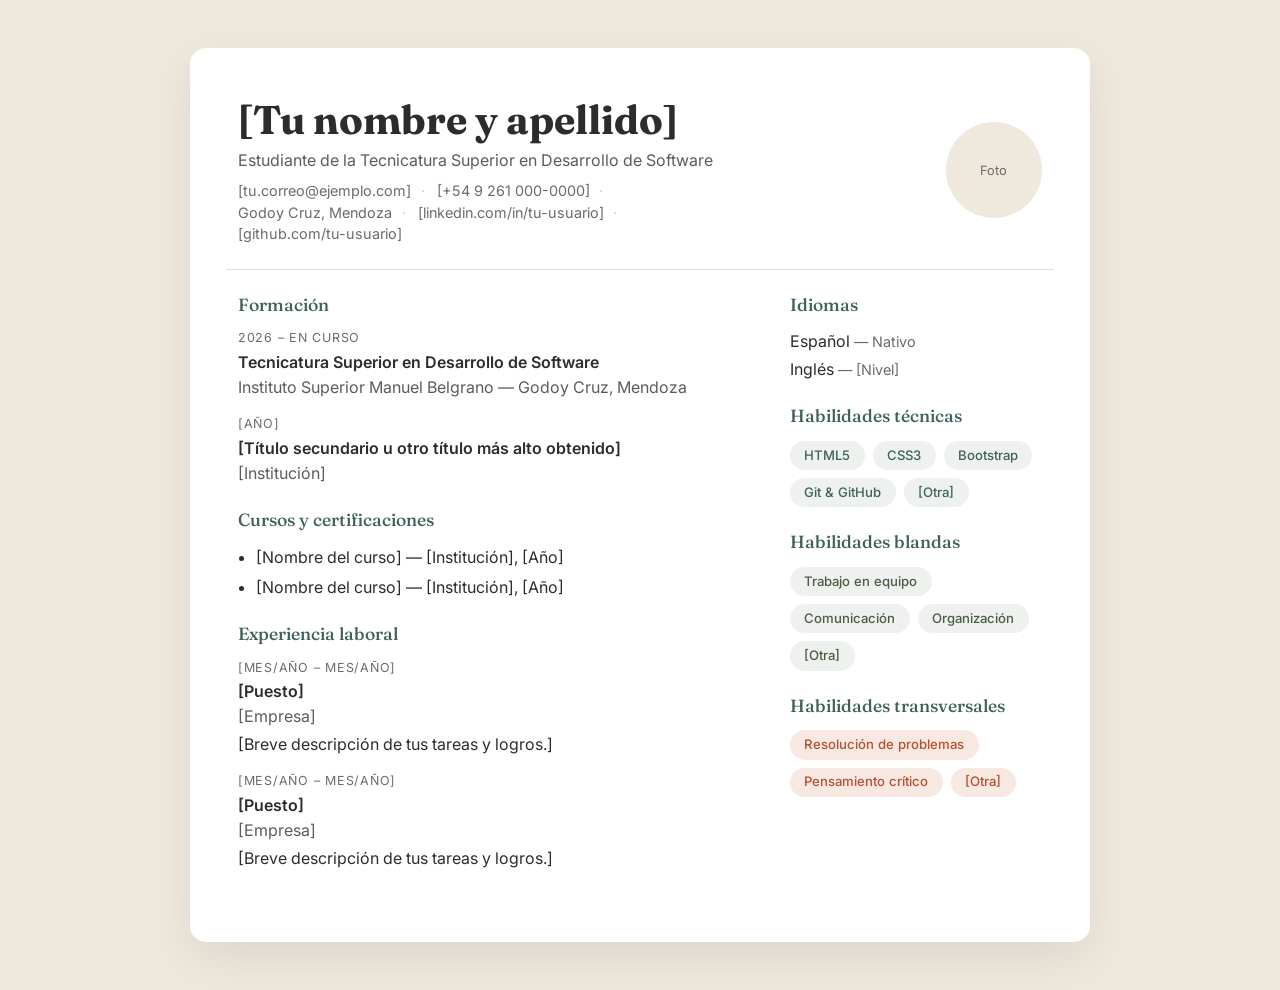
<file: 1 cv/index.html>
<!DOCTYPE html>
<html lang="es">
<head>
  <meta charset="UTF-8">
  <meta name="viewport" content="width=device-width, initial-scale=1.0">
  <title>CV | [Tu nombre y apellido]</title>
  <link href="https://fonts.googleapis.com/css2?family=Fraunces:wght@600;700&family=Inter:wght@400;500;600&display=swap" rel="stylesheet">
  <link href="https://cdn.jsdelivr.net/npm/bootstrap@5.3.3/dist/css/bootstrap.min.css" rel="stylesheet">
  <link rel="stylesheet" href="css/style.css">
</head>
<body>

  <div class="container py-5">
    <div class="cv-hoja p-4 p-md-5">

      <!-- ===== ENCABEZADO / DATOS DE IDENTIFICACIÓN ===== -->
      <header class="row align-items-center mb-4 pb-4 border-bottom">
        <div class="col-md-8">
          <h1 class="mb-1">[Tu nombre y apellido]</h1>
          <p class="text-muted mb-2">Estudiante de la Tecnicatura Superior en Desarrollo de Software</p>
          <ul class="list-inline contacto mb-0">
            <li class="list-inline-item"><i class="bi"></i>[tu.correo@ejemplo.com]</li>
            <li class="list-inline-item">[+54 9 261 000-0000]</li>
            <li class="list-inline-item">Godoy Cruz, Mendoza</li>
            <li class="list-inline-item">[linkedin.com/in/tu-usuario]</li>
            <li class="list-inline-item">[github.com/tu-usuario]</li>
          </ul>
        </div>
        <div class="col-md-4 text-md-end mt-3 mt-md-0">
          <!-- Reemplazá por tu foto: <img src="img/foto.jpg" class="foto-perfil" alt="Foto de perfil"> -->
          <div class="foto-placeholder">Foto</div>
        </div>
      </header>

      <div class="row g-4">
        <div class="col-md-8">

          <!-- ===== PERFIL FORMATIVO ===== -->
          <section class="mb-4">
            <h2>Formación</h2>
            <div class="item-formacion">
              <p class="fecha">2026 – en curso</p>
              <p class="titulo-item">Tecnicatura Superior en Desarrollo de Software</p>
              <p class="text-muted mb-0">Instituto Superior Manuel Belgrano — Godoy Cruz, Mendoza</p>
            </div>
            <div class="item-formacion">
              <p class="fecha">[Año]</p>
              <p class="titulo-item">[Título secundario u otro título más alto obtenido]</p>
              <p class="text-muted mb-0">[Institución]</p>
            </div>
          </section>

          <!-- ===== PERFECCIONAMIENTO CERTIFICADO ===== -->
          <section class="mb-4">
            <h2>Cursos y certificaciones</h2>
            <ul class="lista-certs">
              <li>[Nombre del curso] — [Institución], [Año]</li>
              <li>[Nombre del curso] — [Institución], [Año]</li>
            </ul>
          </section>

          <!-- ===== ANTECEDENTES LABORALES ===== -->
          <section class="mb-4">
            <h2>Experiencia laboral</h2>
            <div class="item-formacion">
              <p class="fecha">[Mes/Año – Mes/Año]</p>
              <p class="titulo-item">[Puesto]</p>
              <p class="text-muted mb-1">[Empresa]</p>
              <p class="mb-0">[Breve descripción de tus tareas y logros.]</p>
            </div>
            <div class="item-formacion">
              <p class="fecha">[Mes/Año – Mes/Año]</p>
              <p class="titulo-item">[Puesto]</p>
              <p class="text-muted mb-1">[Empresa]</p>
              <p class="mb-0">[Breve descripción de tus tareas y logros.]</p>
            </div>
            <!-- Si todavía no tenés experiencia laboral formal, contá pasantías,
                 trabajos independientes o proyectos de voluntariado. -->
          </section>

        </div>

        <div class="col-md-4">

          <!-- ===== IDIOMAS ===== -->
          <section class="mb-4">
            <h2>Idiomas</h2>
            <p class="mb-1">Español <span class="nivel">— Nativo</span></p>
            <p class="mb-1">Inglés <span class="nivel">— [Nivel]</span></p>
          </section>

          <!-- ===== HABILIDADES TÉCNICAS ===== -->
          <section class="mb-4">
            <h2>Habilidades técnicas</h2>
            <div class="d-flex flex-wrap gap-2">
              <span class="chip">HTML5</span>
              <span class="chip">CSS3</span>
              <span class="chip">Bootstrap</span>
              <span class="chip">Git &amp; GitHub</span>
              <span class="chip">[Otra]</span>
            </div>
          </section>

          <!-- ===== HABILIDADES BLANDAS ===== -->
          <section class="mb-4">
            <h2>Habilidades blandas</h2>
            <div class="d-flex flex-wrap gap-2">
              <span class="chip chip-oliva">Trabajo en equipo</span>
              <span class="chip chip-oliva">Comunicación</span>
              <span class="chip chip-oliva">Organización</span>
              <span class="chip chip-oliva">[Otra]</span>
            </div>
          </section>

          <!-- ===== HABILIDADES TRANSVERSALES ===== -->
          <section class="mb-4">
            <h2>Habilidades transversales</h2>
            <div class="d-flex flex-wrap gap-2">
              <span class="chip chip-terracota">Resolución de problemas</span>
              <span class="chip chip-terracota">Pensamiento crítico</span>
              <span class="chip chip-terracota">[Otra]</span>
            </div>
          </section>

        </div>
      </div>

    </div>
  </div>

</body>
</html>
</file>
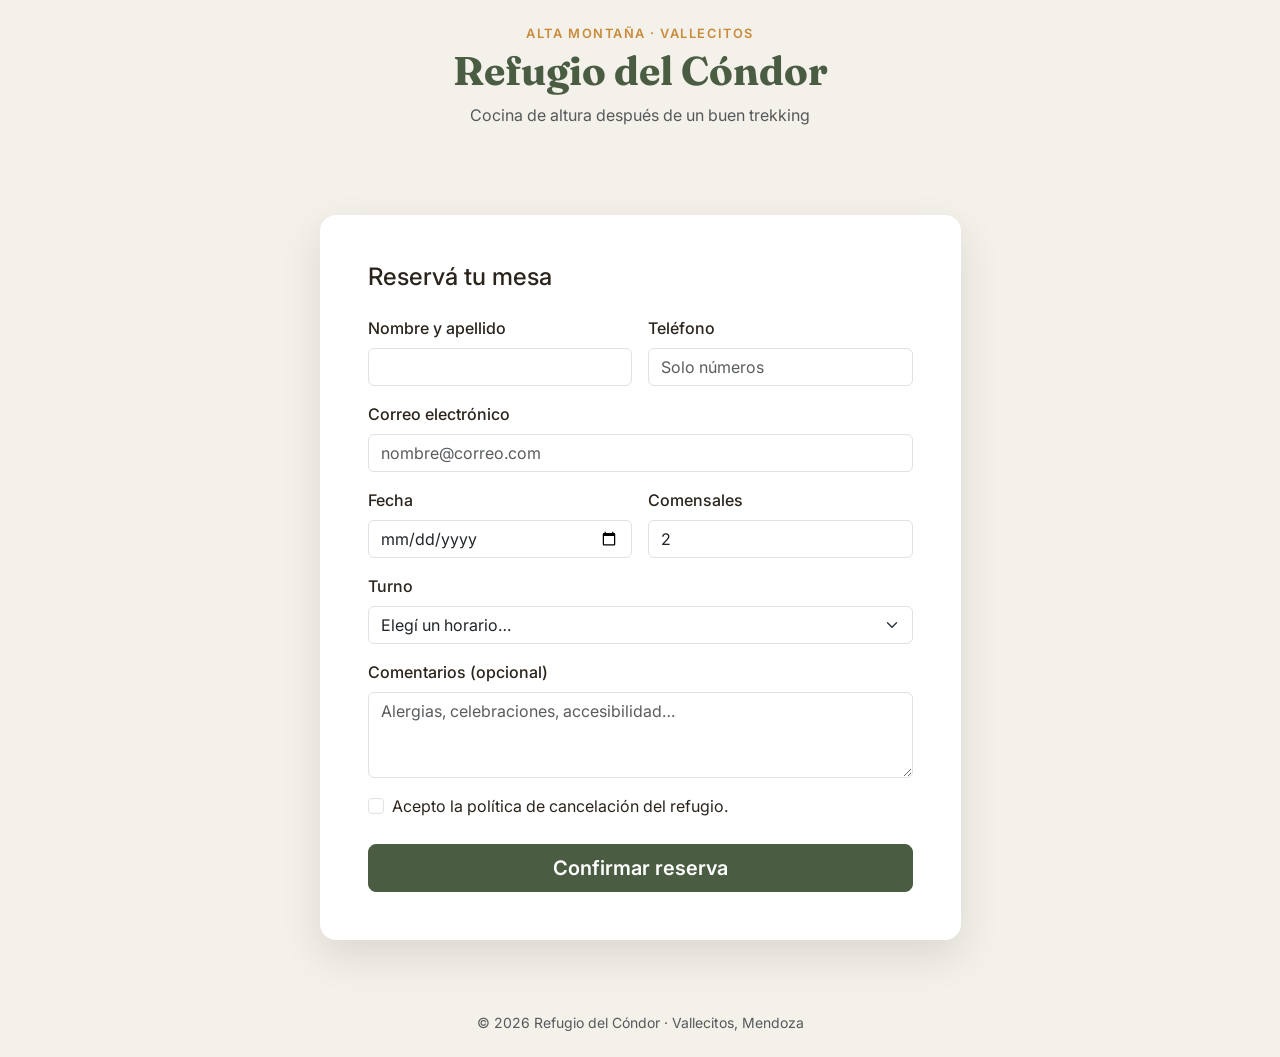
<file: 2 formulario/index.html>
<!DOCTYPE html>
<html lang="es">
<head>
  <meta charset="UTF-8">
  <meta name="viewport" content="width=device-width, initial-scale=1.0">
  <title>Refugio del Cóndor | Reservá tu mesa</title>

  <link href="https://fonts.googleapis.com/css2?family=Fraunces:wght@600;700&family=Inter:wght@400;500;600&display=swap" rel="stylesheet">
  <link href="https://cdn.jsdelivr.net/npm/bootstrap@5.3.3/dist/css/bootstrap.min.css" rel="stylesheet">
  <link rel="stylesheet" href="https://cdn.jsdelivr.net/npm/bootstrap-icons@1.11.3/font/bootstrap-icons.css">
  <link rel="stylesheet" href="css/style.css">
</head>
<body>

  <header class="py-4 text-center">
    <p class="eyebrow mb-1">Alta montaña · Vallecitos</p>
    <h1 class="titulo">Refugio del Cóndor</h1>
    <p class="text-muted">Cocina de altura después de un buen trekking</p>
  </header>

  <main class="container py-4 py-md-5">
    <div class="row justify-content-center">
      <div class="col-12 col-lg-7">
        <div class="tarjeta-form p-4 p-md-5">
          <h2 class="h4 mb-4">Reservá tu mesa</h2>

          <!-- 'novalidate' desactiva la validación nativa del navegador para poder
               controlarla nosotros con las clases de Bootstrap (needs-validation) -->
          <form id="formReserva" class="needs-validation" novalidate>

            <div class="row g-3">
              <!-- Nombre: requerido -->
              <div class="col-md-6">
                <label for="nombre" class="form-label">Nombre y apellido</label>
                <input type="text" class="form-control" id="nombre" required minlength="3">
                <div class="valid-feedback">¡Perfecto!</div>
                <div class="invalid-feedback">Ingresá tu nombre completo (mínimo 3 caracteres).</div>
              </div>

              <!-- Teléfono: patrón numérico -->
              <div class="col-md-6">
                <label for="telefono" class="form-label">Teléfono</label>
                <input type="tel" class="form-control" id="telefono"
                       pattern="[0-9]{6,15}" placeholder="Solo números" required>
                <div class="valid-feedback">¡Perfecto!</div>
                <div class="invalid-feedback">Ingresá un teléfono válido (solo números, 6 a 15 dígitos).</div>
              </div>

              <!-- Email: tipo email nativo de HTML5 -->
              <div class="col-12">
                <label for="email" class="form-label">Correo electrónico</label>
                <input type="email" class="form-control" id="email" placeholder="nombre@correo.com" required>
                <div class="valid-feedback">¡Perfecto!</div>
                <div class="invalid-feedback">Ingresá un correo electrónico válido.</div>
              </div>

              <!-- Fecha: no permite fechas pasadas (se limita con JS al cargar la página) -->
              <div class="col-md-6">
                <label for="fecha" class="form-label">Fecha</label>
                <input type="date" class="form-control" id="fecha" required>
                <div class="valid-feedback">¡Perfecto!</div>
                <div class="invalid-feedback">Elegí una fecha a partir de hoy.</div>
              </div>

              <!-- Comensales: número con rango -->
              <div class="col-md-6">
                <label for="comensales" class="form-label">Comensales</label>
                <input type="number" class="form-control" id="comensales" min="1" max="12" value="2" required>
                <div class="valid-feedback">¡Perfecto!</div>
                <div class="invalid-feedback">Ingresá un número entre 1 y 12.</div>
              </div>

              <!-- Select: turno -->
              <div class="col-12">
                <label for="turno" class="form-label">Turno</label>
                <select class="form-select" id="turno" required>
                  <option value="" selected disabled>Elegí un horario…</option>
                  <option>Mediodía (12:30 hs)</option>
                  <option>Tarde (16:00 hs)</option>
                  <option>Noche (21:00 hs)</option>
                </select>
                <div class="invalid-feedback">Seleccioná un turno.</div>
              </div>

              <!-- Textarea opcional -->
              <div class="col-12">
                <label for="comentarios" class="form-label">Comentarios (opcional)</label>
                <textarea class="form-control" id="comentarios" rows="3"
                          placeholder="Alergias, celebraciones, accesibilidad…"></textarea>
              </div>

              <!-- Checkbox obligatorio: términos -->
              <div class="col-12">
                <div class="form-check">
                  <input class="form-check-input" type="checkbox" id="terminos" required>
                  <label class="form-check-label" for="terminos">
                    Acepto la política de cancelación del refugio.
                  </label>
                  <div class="invalid-feedback">Tenés que aceptar la política para reservar.</div>
                </div>
              </div>
            </div>

            <div class="d-grid mt-4">
              <button class="btn btn-accent btn-lg" type="submit">Confirmar reserva</button>
            </div>

            <!-- Mensaje de éxito, oculto hasta que el envío sea válido -->
            <div id="mensajeExito" class="alert alert-success mt-4 d-none" role="alert">
              <i class="bi bi-check-circle-fill me-2"></i>
              ¡Reserva enviada! Te vamos a confirmar por correo en las próximas horas.
            </div>
          </form>
        </div>
      </div>
    </div>
  </main>

  <footer class="text-center py-4 text-muted small">
    © 2026 Refugio del Cóndor · Vallecitos, Mendoza
  </footer>

  <script src="https://cdn.jsdelivr.net/npm/bootstrap@5.3.3/dist/js/bootstrap.bundle.min.js"></script>
  <script>
    // No dejamos elegir una fecha anterior a hoy
    const inputFecha = document.getElementById('fecha');
    inputFecha.min = new Date().toISOString().split('T')[0];

    // Validación y "envío" del formulario (sin backend: simulamos el envío)
    const formulario = document.getElementById('formReserva');
    const mensajeExito = document.getElementById('mensajeExito');

    formulario.addEventListener('submit', (evento) => {
      evento.preventDefault(); // evitamos que la página se recargue

      if (!formulario.checkValidity()) {
        // Si hay campos inválidos, Bootstrap muestra los mensajes en rojo
        evento.stopPropagation();
        mensajeExito.classList.add('d-none');
      } else {
        // Formulario válido: simulamos el envío mostrando el mensaje de éxito
        mensajeExito.classList.remove('d-none');
        formulario.reset();
        formulario.classList.remove('was-validated');
      }

      formulario.classList.add('was-validated');
    });
  </script>
</body>
</html>
</file>
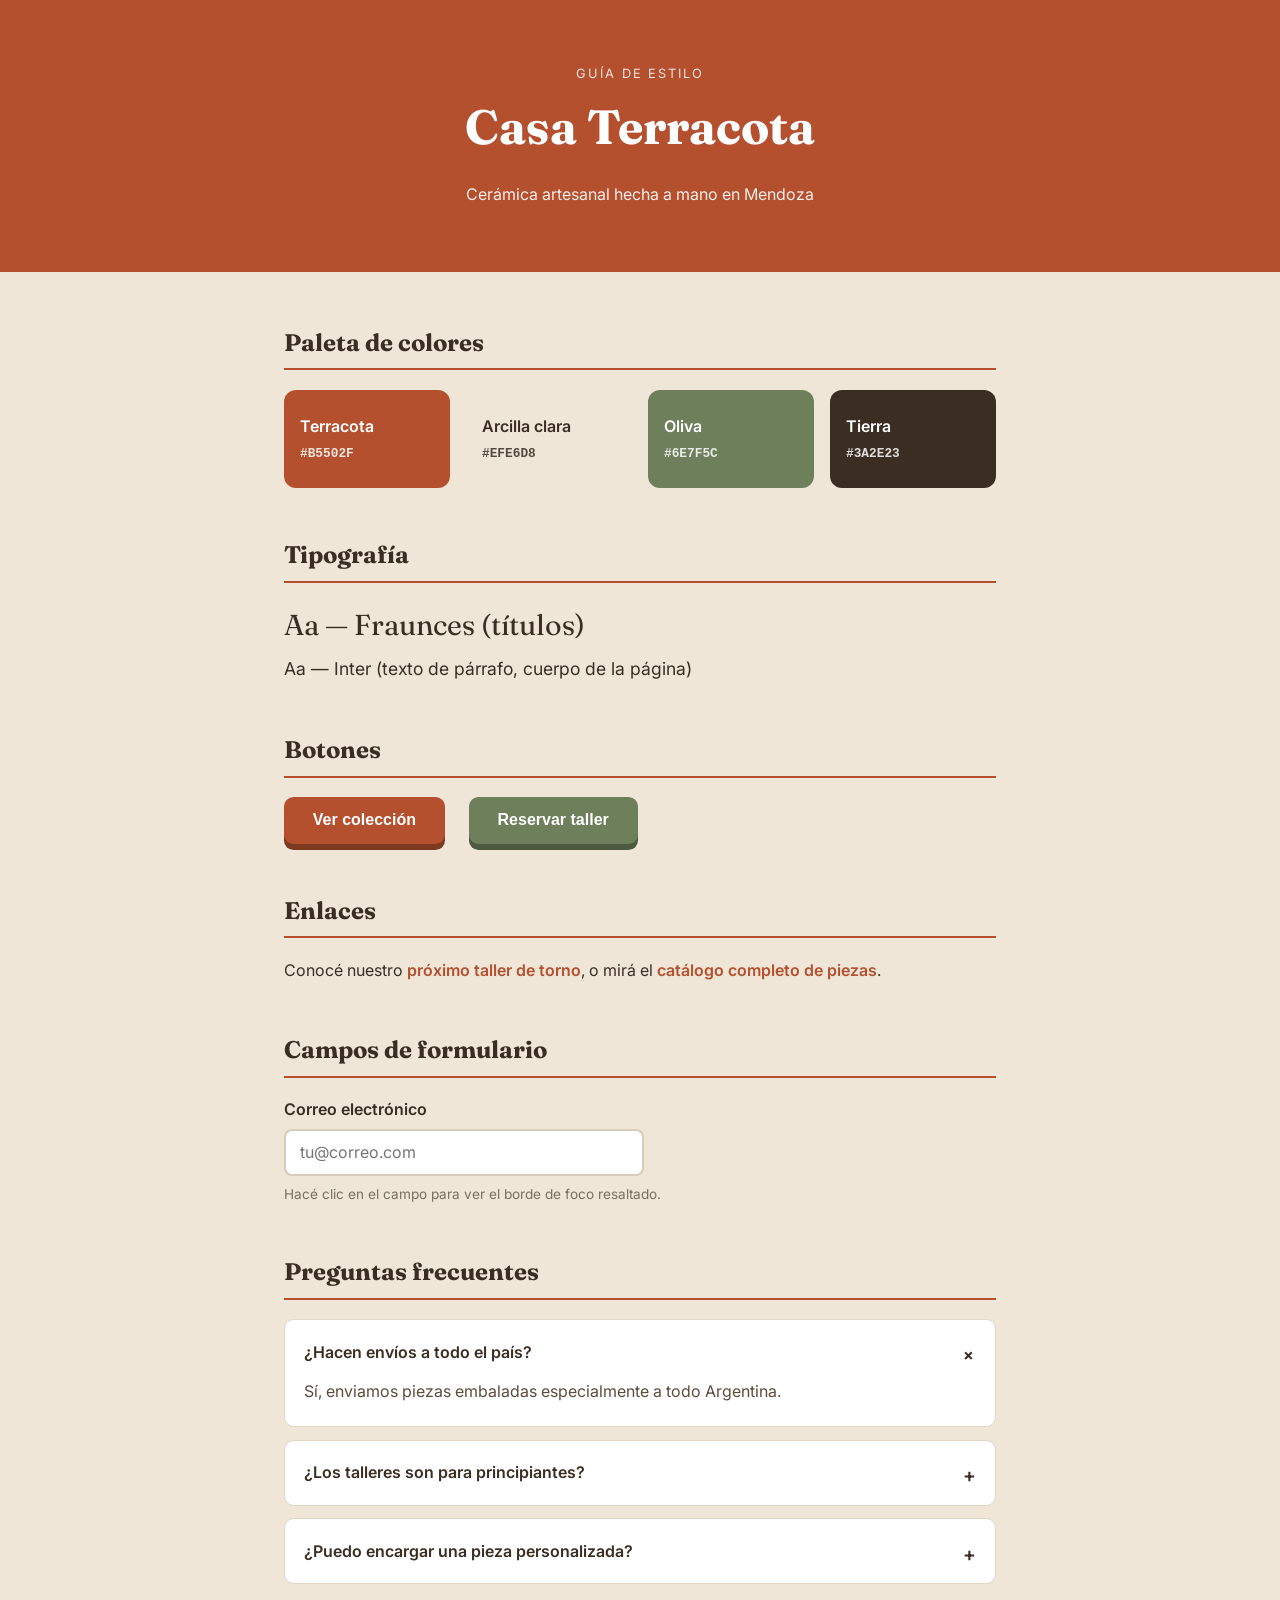
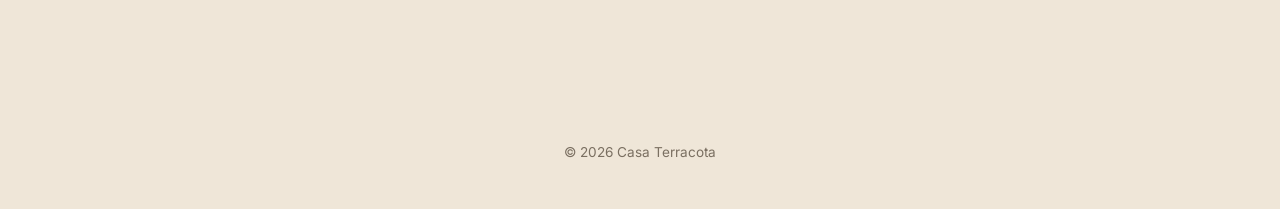
<file: 4 guia-estilo/index.html>
<!DOCTYPE html>
<html lang="es">
<head>
  <meta charset="UTF-8">
  <meta name="viewport" content="width=device-width, initial-scale=1.0">
  <title>Casa Terracota | Guía de estilo</title>

  <link href="https://fonts.googleapis.com/css2?family=Fraunces:opsz,wght@9..144,600&family=Inter:wght@400;500;600&display=swap" rel="stylesheet">

  <!-- Sin Bootstrap: esta guía es HTML5 + CSS puro, tal como pide la consigna -->
  <link rel="stylesheet" href="css/style.css">
</head>
<body>

  <header class="portada">
    <p class="eyebrow">Guía de estilo</p>
    <h1>Casa Terracota</h1>
    <p class="subtitulo">Cerámica artesanal hecha a mano en Mendoza</p>
  </header>

  <main>

    <!-- ===== PALETA DE COLORES ===== -->
    <section class="seccion">
      <h2>Paleta de colores</h2>
      <div class="paleta">
        <div class="color-card" style="background-color:#B5502F;">
          <span>Terracota</span><code>#B5502F</code>
        </div>
        <div class="color-card" style="background-color:#EFE6D8; color:#3A2E23;">
          <span>Arcilla clara</span><code>#EFE6D8</code>
        </div>
        <div class="color-card" style="background-color:#6E7F5C;">
          <span>Oliva</span><code>#6E7F5C</code>
        </div>
        <div class="color-card" style="background-color:#3A2E23;">
          <span>Tierra</span><code>#3A2E23</code>
        </div>
      </div>
    </section>

    <!-- ===== TIPOGRAFÍA ===== -->
    <section class="seccion">
      <h2>Tipografía</h2>
      <p class="muestra-titulo">Aa — Fraunces (títulos)</p>
      <p class="muestra-texto">Aa — Inter (texto de párrafo, cuerpo de la página)</p>
    </section>

    <!-- ===== BOTONES 3D ===== -->
    <section class="seccion">
      <h2>Botones</h2>
      <div class="fila-botones">
        <button class="boton-3d boton-terracota">Ver colección</button>
        <button class="boton-3d boton-oliva">Reservar taller</button>
      </div>
    </section>

    <!-- ===== ENLACES ANIMADOS ===== -->
    <section class="seccion">
      <h2>Enlaces</h2>
      <p>
        Conocé nuestro <a href="#" class="enlace-animado">próximo taller de torno</a>,
        o mirá el <a href="#" class="enlace-animado">catálogo completo de piezas</a>.
      </p>
    </section>

    <!-- ===== CAMPO DE FORMULARIO CON FOCO ===== -->
    <section class="seccion">
      <h2>Campos de formulario</h2>
      <label for="email-muestra">Correo electrónico</label>
      <input type="email" id="email-muestra" class="campo-foco" placeholder="tu@correo.com">
      <p class="ayuda">Hacé clic en el campo para ver el borde de foco resaltado.</p>
    </section>

    <!-- ===== ACORDEÓN (con <details>/<summary>, HTML5 nativo, sin JS) ===== -->
    <section class="seccion">
      <h2>Preguntas frecuentes</h2>

      <details class="acordeon-item" open>
        <summary>¿Hacen envíos a todo el país?</summary>
        <p>Sí, enviamos piezas embaladas especialmente a todo Argentina.</p>
      </details>

      <details class="acordeon-item">
        <summary>¿Los talleres son para principiantes?</summary>
        <p>Sí, no se necesita experiencia previa. Llevamos el material.</p>
      </details>

      <details class="acordeon-item">
        <summary>¿Puedo encargar una pieza personalizada?</summary>
        <p>Sí, contactanos contando la idea y coordinamos el diseño juntos.</p>
      </details>
    </section>

  </main>

  <footer>
    <p>© 2026 Casa Terracota</p>
  </footer>

</body>
</html>
</file>
<file: 1 cv/css/style.css>
/* =========================================================
   CV — carátula del portafolio
   ========================================================= */

:root {
  --tinta: #2c2c2c;
  --gris-texto: #6b6b6b;
  --acento: #3E6259;
  --acento-2: #B5502F;
}

body {
  font-family: "Inter", sans-serif;
  background-color: #eee8dd;
  color: var(--tinta);
}

.cv-hoja {
  background-color: #fff;
  border-radius: 1rem;
  box-shadow: 0 1rem 3rem rgba(0,0,0,.08);
  max-width: 900px;
  margin: 0 auto;
}

h1 {
  font-family: "Fraunces", serif;
  font-weight: 700;
}

h2 {
  font-family: "Fraunces", serif;
  font-size: 1.1rem;
  color: var(--acento);
  margin-bottom: .9rem;
}

.contacto {
  font-size: .9rem;
  color: var(--gris-texto);
}
.contacto li::after {
  content: "·";
  margin-left: .6rem;
  color: #ccc;
}
.contacto li:last-child::after {
  content: "";
}

.foto-placeholder {
  width: 96px;
  height: 96px;
  border-radius: 50%;
  background-color: #eee8dd;
  color: var(--gris-texto);
  display: flex;
  align-items: center;
  justify-content: center;
  font-size: .8rem;
  margin-left: auto;
}

.foto-perfil {
  width: 96px;
  height: 96px;
  border-radius: 50%;
  object-fit: cover;
  margin-left: auto;
}

.item-formacion {
  margin-bottom: 1rem;
}

.fecha {
  font-size: .78rem;
  text-transform: uppercase;
  letter-spacing: .06em;
  color: var(--gris-texto);
  margin: 0;
}

.titulo-item {
  font-weight: 600;
  margin: .1rem 0;
}

.lista-certs {
  padding-left: 1.1rem;
  margin-bottom: 0;
}
.lista-certs li {
  margin-bottom: .4rem;
}

.nivel {
  color: var(--gris-texto);
  font-size: .9rem;
}

.chip {
  background-color: #eef1ee;
  color: var(--acento);
  border-radius: 2rem;
  padding: .3rem .9rem;
  font-size: .82rem;
  font-weight: 500;
}

.chip-oliva {
  background-color: #eef1ee;
  color: #4a5d43;
}

.chip-terracota {
  background-color: #f7e9e2;
  color: var(--acento-2);
}

@media print {
  body { background: #fff; }
  .cv-hoja { box-shadow: none; }
}
</file>
<file: 2 formulario/css/style.css>
/* =========================================================
   Refugio del Cóndor — formulario de reserva
   Paleta: madera oscura + verde bosque + hueso
   ========================================================= */

:root {
  --madera: #2b241d;
  --verde-bosque: #4a5d43;
  --hueso: #f4f1ea;
  --acento: #c98a3a;
}

body {
  font-family: "Inter", sans-serif;
  background-color: var(--hueso);
  color: var(--madera);
}

.titulo {
  font-family: "Fraunces", serif;
  font-weight: 700;
  font-size: 2.5rem;
  color: var(--verde-bosque);
}

.eyebrow {
  font-size: .8rem;
  letter-spacing: .12em;
  text-transform: uppercase;
  color: var(--acento);
  font-weight: 600;
}

.tarjeta-form {
  background-color: #fff;
  border-radius: 1rem;
  box-shadow: 0 1rem 2.5rem rgba(43, 36, 29, .12);
}

.form-label {
  font-weight: 500;
}

/* Foco de los campos en el color de acento, no el azul por defecto de Bootstrap */
.form-control:focus,
.form-select:focus {
  border-color: var(--acento);
  box-shadow: 0 0 0 .2rem rgba(201, 138, 58, .25);
}

.btn-accent {
  background-color: var(--verde-bosque);
  border-color: var(--verde-bosque);
  color: #fff;
  font-weight: 600;
}
.btn-accent:hover {
  background-color: #3c4b36;
  border-color: #3c4b36;
}

.form-check-input:checked {
  background-color: var(--verde-bosque);
  border-color: var(--verde-bosque);
}
</file>
<file: 4 guia-estilo/css/style.css>
/* =========================================================
   Casa Terracota — guía de estilo
   HTML5 + CSS puro (sin frameworks)
   ========================================================= */

:root {
  --terracota: #B5502F;
  --arcilla-clara: #EFE6D8;
  --oliva: #6E7F5C;
  --tierra: #3A2E23;
}

* {
  box-sizing: border-box;
}

body {
  margin: 0;
  font-family: "Inter", sans-serif;
  background-color: var(--arcilla-clara);
  color: var(--tierra);
  line-height: 1.6;
}

.portada {
  background-color: var(--terracota);
  color: #fff;
  text-align: center;
  padding: 4rem 1.5rem 3rem;
}

.portada h1 {
  font-family: "Fraunces", serif;
  font-size: 3rem;
  margin: .3rem 0;
}

.eyebrow {
  text-transform: uppercase;
  letter-spacing: .15em;
  font-size: .8rem;
  opacity: .85;
  margin: 0;
}

.subtitulo {
  opacity: .9;
}

main {
  max-width: 760px;
  margin: 0 auto;
  padding: 2rem 1.5rem 4rem;
}

.seccion {
  margin-bottom: 3rem;
}

.seccion h2 {
  font-family: "Fraunces", serif;
  border-bottom: 2px solid var(--terracota);
  padding-bottom: .4rem;
  margin-bottom: 1.2rem;
}

/* ===== Paleta de colores ===== */
.paleta {
  display: grid;
  grid-template-columns: repeat(auto-fit, minmax(140px, 1fr));
  gap: 1rem;
}

.color-card {
  border-radius: .75rem;
  padding: 1.5rem 1rem;
  color: #fff;
  display: flex;
  flex-direction: column;
  gap: .3rem;
  font-weight: 600;
}

.color-card code {
  font-size: .8rem;
  opacity: .85;
}

/* ===== Tipografía ===== */
.muestra-titulo {
  font-family: "Fraunces", serif;
  font-size: 1.8rem;
  margin: .4rem 0;
}

.muestra-texto {
  font-family: "Inter", sans-serif;
  font-size: 1.1rem;
  margin: .4rem 0;
}

/* ===== Botones 3D =====
   El efecto 3D se logra con una sombra sólida (sin blur) debajo del botón,
   que "se hunde" cuando el usuario hace clic, simulando profundidad. */
.fila-botones {
  display: flex;
  flex-wrap: wrap;
  gap: 1.5rem;
}

.boton-3d {
  border: none;
  border-radius: .6rem;
  padding: .9rem 1.8rem;
  font-size: 1rem;
  font-weight: 600;
  color: #fff;
  cursor: pointer;
  transition: transform .08s ease, box-shadow .08s ease;
}

.boton-terracota {
  background-color: var(--terracota);
  box-shadow: 0 6px 0 #7d3a22;
}

.boton-oliva {
  background-color: var(--oliva);
  box-shadow: 0 6px 0 #4c5a3f;
}

.boton-3d:active {
  transform: translateY(6px);
  box-shadow: 0 0 0 transparent;
}

/* ===== Enlaces animados con cambio de color ===== */
.enlace-animado {
  color: var(--terracota);
  text-decoration: none;
  font-weight: 600;
  background-image: linear-gradient(var(--oliva), var(--oliva));
  background-size: 0% 2px;
  background-position: left bottom;
  background-repeat: no-repeat;
  transition: color .25s ease, background-size .25s ease;
  padding-bottom: 2px;
}

.enlace-animado:hover {
  color: var(--oliva);
  background-size: 100% 2px;
}

/* ===== Campo de formulario con borde de foco resaltado ===== */
label {
  display: block;
  font-weight: 600;
  margin-bottom: .4rem;
}

.campo-foco {
  width: 100%;
  max-width: 360px;
  padding: .7rem .9rem;
  border: 2px solid #d8cdbc;
  border-radius: .5rem;
  font-family: "Inter", sans-serif;
  font-size: 1rem;
  outline: none;
  transition: border-color .2s ease, box-shadow .2s ease;
}

.campo-foco:focus {
  border-color: var(--terracota);
  box-shadow: 0 0 0 4px rgba(181, 80, 47, .18);
}

.ayuda {
  font-size: .85rem;
  color: #7a6f61;
  margin-top: .5rem;
}

/* ===== Acordeón con <details>/<summary> ===== */
.acordeon-item {
  background-color: #fff;
  border-radius: .6rem;
  margin-bottom: .8rem;
  padding: .3rem 1.2rem;
  border: 1px solid #e2d5c3;
}

.acordeon-item summary {
  cursor: pointer;
  font-weight: 600;
  padding: .9rem 0;
  list-style: none; /* ocultamos la flechita nativa del navegador */
  position: relative;
}

/* Flechita propia que rota al abrir el acordeón */
.acordeon-item summary::after {
  content: "+";
  position: absolute;
  right: 0;
  top: .9rem;
  font-size: 1.2rem;
  transition: transform .2s ease;
}

.acordeon-item[open] summary::after {
  transform: rotate(45deg);
}

.acordeon-item p {
  margin: 0 0 1rem;
  color: #5a4d3d;
}

footer {
  text-align: center;
  padding: 2rem;
  color: #7a6f61;
  font-size: .85rem;
}
</file>
